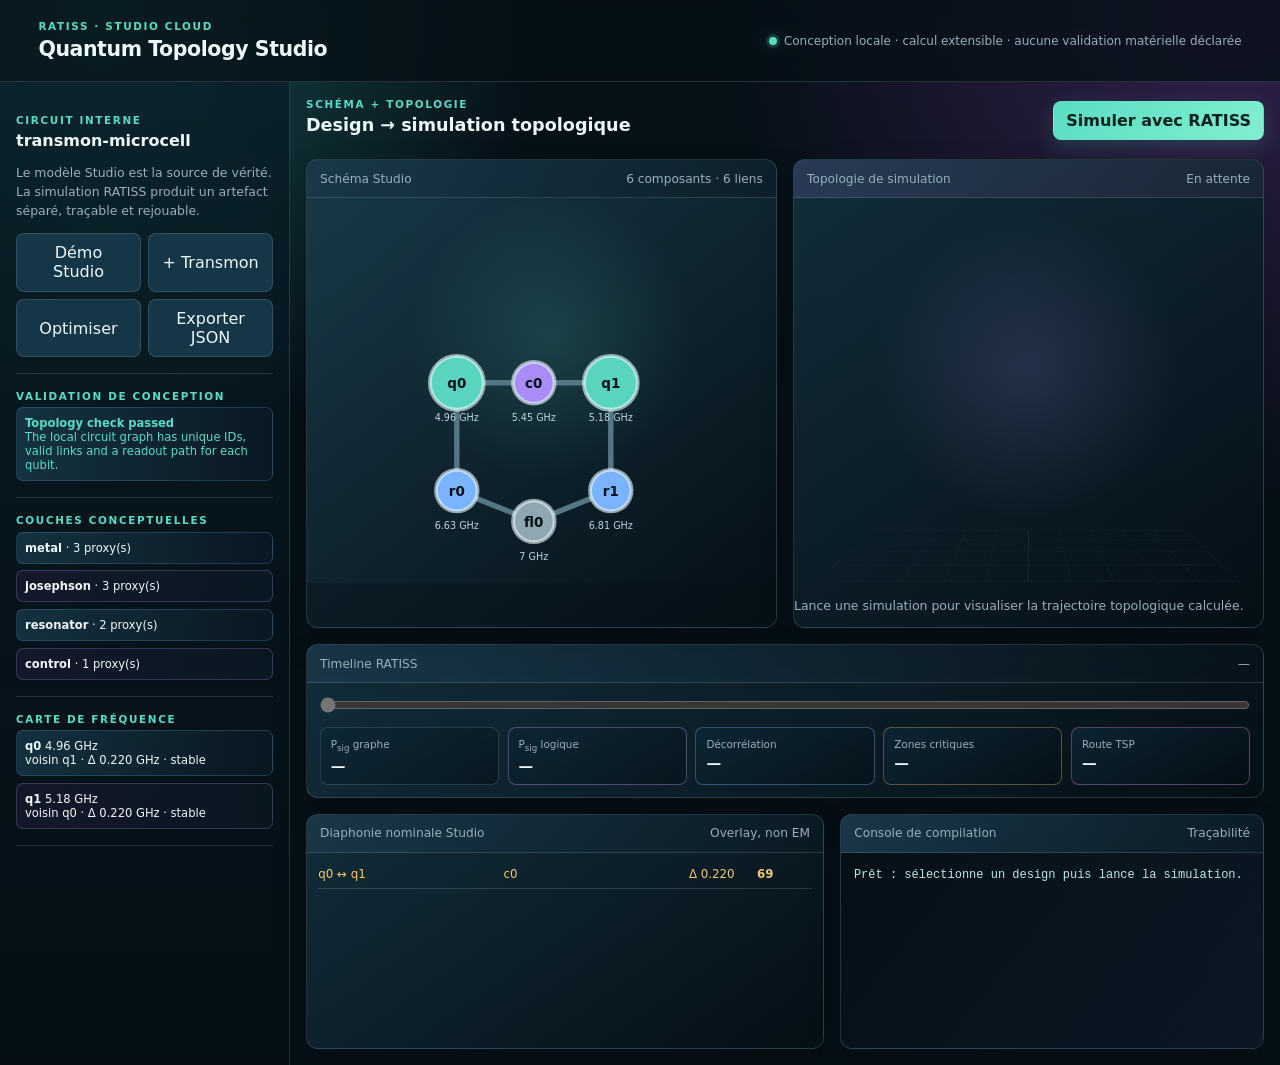
<file: web/index.html>
<!doctype html>
<html lang="fr">
  <head>
    <meta charset="utf-8" />
    <meta name="viewport" content="width=device-width, initial-scale=1" />
    <meta name="color-scheme" content="dark" />
    <title>RATISS Quantum Topology Studio Cloud</title>
    <link rel="stylesheet" href="studio.css" />
  </head>
  <body>
    <header class="topbar">
      <div><p class="eyebrow">RATISS · STUDIO CLOUD</p><h1>Quantum Topology Studio</h1></div>
      <div class="top-status"><span class="status-dot"></span><span>Conception locale · calcul extensible · aucune validation matérielle déclarée</span></div>
    </header>
    <main class="shell">
      <aside class="sidebar">
        <section>
          <p class="eyebrow">CIRCUIT INTERNE</p>
          <h2 id="circuit-name">Chargement…</h2>
          <p class="body-muted">Le modèle Studio est la source de vérité. La simulation RATISS produit un artefact séparé, traçable et rejouable.</p>
          <div class="button-grid"><button id="demo">Démo Studio</button><button id="add-qubit">+ Transmon</button><button id="optimize">Optimiser</button><button id="export">Exporter JSON</button></div>
        </section>
        <section>
          <p class="eyebrow">VALIDATION DE CONCEPTION</p>
          <div id="validation" class="stack"></div>
        </section>
        <section>
          <p class="eyebrow">COUCHES CONCEPTUELLES</p>
          <div id="layers" class="stack"></div>
        </section>
        <section>
          <p class="eyebrow">CARTE DE FRÉQUENCE</p>
          <div id="frequency" class="stack"></div>
        </section>
      </aside>
      <section class="workspace">
        <div class="workspace-head"><div><p class="eyebrow">SCHÉMA + TOPOLOGIE</p><h2>Design → simulation topologique</h2></div><button id="simulate" class="primary">Simuler avec RATISS</button></div>
        <div class="view-grid">
          <section class="card"><div class="card-head"><span>Schéma Studio</span><span id="component-count">—</span></div><svg id="schematic" viewBox="0 0 100 100" role="img" aria-label="Schéma de conception quantique"></svg></section>
          <section class="card topology-card"><div class="card-head"><span>Topologie de simulation</span><span id="timeline-step">En attente</span></div><div id="topology-view"></div><p id="topology-caption" class="caption">Lance une simulation pour visualiser la trajectoire topologique calculée.</p></section>
        </div>
        <section class="card timeline-card"><div class="card-head"><span>Timeline RATISS</span><output id="timeline-output">—</output></div><input id="timeline" type="range" min="0" max="0" value="0" disabled /><div class="metrics"><div><span>P<sub>sig</sub> graphe</span><strong id="graph-psig">—</strong></div><div><span>P<sub>sig</sub> logique</span><strong id="logical-psig">—</strong></div><div><span>Décorrélation</span><strong id="decoherence">—</strong></div><div><span>Zones critiques</span><strong id="critical">—</strong></div><div><span>Route TSP</span><strong id="route">—</strong></div></div></section>
        <section class="lower-grid"><section class="card"><div class="card-head"><span>Diaphonie nominale Studio</span><span>Overlay, non EM</span></div><div id="crosstalk" class="table-wrap"></div></section><section class="card"><div class="card-head"><span>Console de compilation</span><span>Traçabilité</span></div><pre id="console">Prêt : sélectionne un design puis lance la simulation.</pre></section></section>
      </section>
    </main>
    <script src="vendor/three.min.js"></script>
    <script type="module" src="studio-app.mjs"></script>
  </body>
</html>
</file>
<file: web/studio.css>
:root{
  --bg:#061017;--panel:#0b1c28;--panel2:#102d3b;--line:rgba(195,223,232,.16);--text:#edf8fa;--muted:#98b0bb;
  --teal:#59dcc4;--blue:#79b7ff;--violet:#b99aff;--pink:#f49de0;--red:#ff7582;--amber:#f5c96b;
  font-family:Inter,ui-sans-serif,system-ui,sans-serif;
}
*{box-sizing:border-box}body{margin:0;color:var(--text);background:radial-gradient(circle at 8% 2%,#164a4c 0,transparent 28%),radial-gradient(circle at 96% 0,#33204c 0,transparent 31%),var(--bg)}
button{font:inherit;color:var(--text);background:#143646;border:1px solid var(--line);border-radius:8px;padding:.58rem .75rem;cursor:pointer;transition:transform 160ms cubic-bezier(.23,1,.32,1),background 160ms ease,border-color 160ms ease}button:hover{background:#21546a;border-color:rgba(121,183,255,.58)}button:active{transform:scale(.97)}.primary{background:linear-gradient(135deg,var(--teal),#81efcf);border-color:transparent;color:#05211e;font-weight:780;box-shadow:0 7px 22px rgba(89,220,196,.18)}
.topbar{min-height:82px;display:flex;align-items:center;justify-content:space-between;gap:1rem;padding:1rem clamp(1rem,3vw,2.7rem);border-bottom:1px solid var(--line);background:rgba(6,16,23,.78);backdrop-filter:blur(14px)}.eyebrow{margin:0 0 .32rem;color:var(--teal);font-weight:780;font-size:.65rem;letter-spacing:.16em}.topbar h1{margin:0;font-size:1.28rem;letter-spacing:-.02em}.top-status{color:var(--muted);font-size:.75rem;display:flex;gap:.45rem;align-items:center}.status-dot{width:8px;height:8px;border-radius:50%;background:var(--teal);box-shadow:0 0 0 3px rgba(89,220,196,.16),0 0 18px rgba(89,220,196,.45)}
.shell{display:grid;grid-template-columns:290px minmax(0,1fr);max-width:1800px;margin:0 auto;min-height:calc(100vh - 82px)}.sidebar{border-right:1px solid var(--line);padding:1rem;background:linear-gradient(180deg,rgba(8,27,36,.78),rgba(4,14,20,.58))}.sidebar section{padding:1rem 0;border-bottom:1px solid var(--line)}.sidebar h2,.workspace h2{font-size:1rem;margin:.1rem 0 .5rem}.body-muted,.caption{font-size:.78rem;color:var(--muted);line-height:1.55}.button-grid{display:grid;grid-template-columns:1fr 1fr;gap:.45rem}.stack{display:grid;gap:.42rem}.small-row,.pill{font-size:.72rem;padding:.5rem;border:1px solid rgba(121,183,255,.2);background:linear-gradient(90deg,rgba(31,70,88,.6),rgba(12,27,39,.55));border-radius:7px}.small-row:nth-child(2n){border-color:rgba(185,154,255,.24);background:linear-gradient(90deg,rgba(54,41,86,.29),rgba(12,27,39,.55))}
.workspace{padding:1rem;min-width:0}.workspace-head{display:flex;justify-content:space-between;gap:1rem;align-items:center;margin-bottom:1rem}.workspace-head h2{font-size:1.1rem}.view-grid,.lower-grid{display:grid;grid-template-columns:1fr 1fr;gap:1rem}.card{min-width:0;border:1px solid var(--line);border-radius:12px;background:linear-gradient(145deg,rgba(19,47,61,.96),rgba(5,15,22,.97));overflow:hidden;box-shadow:0 16px 35px rgba(0,0,0,.16)}.card-head{display:flex;justify-content:space-between;gap:.8rem;padding:.72rem .82rem;border-bottom:1px solid var(--line);font-size:.76rem;color:var(--muted);background:linear-gradient(90deg,rgba(121,183,255,.07),transparent)}.topology-card .card-head{background:linear-gradient(90deg,rgba(185,154,255,.13),rgba(244,157,224,.05))}#schematic{width:100%;height:385px;display:block;background:radial-gradient(circle at 52% 36%,rgba(89,220,196,.15),transparent 41%),linear-gradient(135deg,rgba(78,156,181,.1),transparent)}#topology-view{height:385px;background:radial-gradient(circle at 50% 44%,rgba(185,154,255,.14),transparent 48%)}
.timeline-card{margin:1rem 0;padding-bottom:.75rem}.timeline-card input{width:calc(100% - 1.6rem);margin:.85rem .8rem;accent-color:var(--teal)}.metrics{display:grid;grid-template-columns:repeat(5,1fr);gap:.55rem;padding:0 .8rem}.metrics div{padding:.62rem;border:1px solid var(--line);border-radius:8px;background:linear-gradient(150deg,rgba(13,39,53,.8),rgba(3,12,18,.48))}.metrics div:nth-child(2){border-color:rgba(185,154,255,.37)}.metrics div:nth-child(3){border-color:rgba(121,183,255,.35)}.metrics div:nth-child(4){border-color:rgba(245,201,107,.32)}.metrics div:nth-child(5){border-color:rgba(244,157,224,.32)}.metrics span{font-size:.65rem;display:block;color:var(--muted)}.metrics strong{display:block;font-size:.92rem;margin-top:.26rem;overflow-wrap:anywhere}
.lower-grid{grid-template-columns:1.1fr .9fr}.table-wrap{padding:.45rem .7rem;max-height:230px;overflow:auto}.risk-row{display:grid;grid-template-columns:1fr 1fr 60px 55px;gap:.5rem;padding:.45rem 0;border-bottom:1px solid var(--line);font-size:.74rem}.risk-high{color:var(--red)}.risk-medium{color:var(--amber)}.risk-low{color:var(--teal)}pre{white-space:pre-wrap;overflow:auto;min-height:195px;margin:0;padding:.8rem;font:12px/1.5 ui-monospace,SFMono-Regular,Menlo,monospace;color:#bde7df;background:linear-gradient(135deg,rgba(2,11,16,.84),rgba(13,27,42,.68))}
@media(max-width:1000px){.shell{grid-template-columns:1fr}.sidebar{border-right:0;border-bottom:1px solid var(--line)}.view-grid,.lower-grid{grid-template-columns:1fr}.metrics{grid-template-columns:repeat(2,1fr)}}@media(max-width:620px){.topbar{align-items:flex-start;flex-direction:column}.workspace-head{align-items:flex-start;flex-direction:column}.topology-card,#topology-view,#schematic{height:330px}.metrics{grid-template-columns:1fr 1fr}}
</file>
